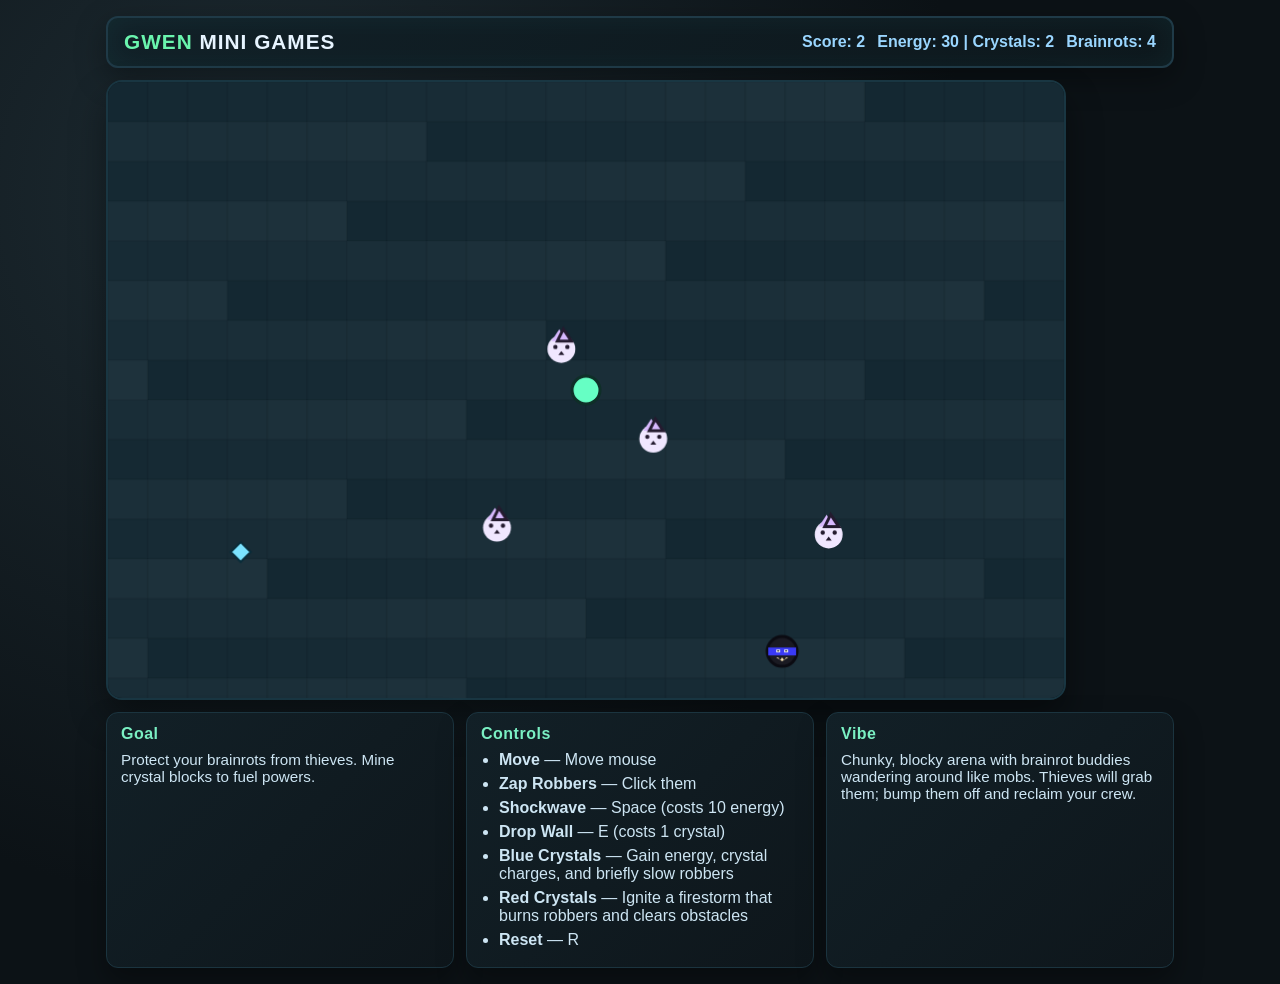
<file: index.html>
<!DOCTYPE html>
<html lang="en">
<head>
  <meta charset="UTF-8">
  <meta name="viewport" content="width=device-width, initial-scale=1.0">
  <title>Gwen Mini Games</title>
  <link rel="stylesheet" href="style.css">
</head>
<body>
  <div class="frame">
    <header class="hud-bar">
      <div class="title">
        <span class="accent">Gwen</span> Mini Games
      </div>
      <div class="metrics">
        <div id="score">Score: 0</div>
        <div id="energy">Energy: 0</div>
        <div id="brainrots">Brainrots: 0</div>
      </div>
    </header>

    <canvas id="game" width="960" height="620"></canvas>

    <section class="info">
      <div class="card">
        <h2>Goal</h2>
        <p>Protect your brainrots from thieves. Mine crystal blocks to fuel powers.</p>
      </div>
      <div class="card controls">
        <h2>Controls</h2>
        <ul>
          <li><strong>Move</strong> — Move mouse</li>
          <li><strong>Zap Robbers</strong> — Click them</li>
          <li><strong>Shockwave</strong> — Space (costs 10 energy)</li>
          <li><strong>Drop Wall</strong> — E (costs 1 crystal)</li>
          <li><strong>Blue Crystals</strong> — Gain energy, crystal charges, and briefly slow robbers</li>
          <li><strong>Red Crystals</strong> — Ignite a firestorm that burns robbers and clears obstacles</li>
          <li><strong>Reset</strong> — R</li>
        </ul>
      </div>
      <div class="card">
        <h2>Vibe</h2>
        <p>Chunky, blocky arena with brainrot buddies wandering around like mobs. Thieves will grab them; bump them off and reclaim your crew.</p>
      </div>
    </section>
  </div>

  <script src="main.js"></script>
</body>
</html>
</file>
<file: style.css>
* {
  box-sizing: border-box;
}

body {
  margin: 0;
  min-height: 100vh;
  display: flex;
  justify-content: center;
  background: radial-gradient(circle at 20% 20%, #1d2b32, #0c1216 55%);
  color: #e7f4ff;
  font-family: "Trebuchet MS", "Lucida Sans", "Segoe UI", sans-serif;
}

.frame {
  width: min(1100px, 95vw);
  padding: 16px;
  display: flex;
  flex-direction: column;
  gap: 12px;
}

.hud-bar {
  display: flex;
  align-items: center;
  justify-content: space-between;
  background: linear-gradient(135deg, #122027, #0e171c);
  border: 2px solid #1f3a47;
  border-radius: 12px;
  padding: 12px 16px;
  box-shadow: 0 10px 30px rgba(0, 0, 0, 0.35), inset 0 0 30px rgba(59, 255, 255, 0.05);
}

.title {
  font-weight: 800;
  letter-spacing: 1px;
  font-size: 1.3rem;
  text-transform: uppercase;
}

.accent {
  color: #6af5ae;
}

.metrics {
  display: flex;
  gap: 12px;
  font-weight: 700;
  color: #9ad6ff;
}

#game {
  width: 100%;
  height: auto;
  border-radius: 16px;
  border: 2px solid #193642;
  background: #0b151a;
  box-shadow: 0 18px 35px rgba(0, 0, 0, 0.4);
}

.info {
  display: grid;
  grid-template-columns: repeat(auto-fit, minmax(240px, 1fr));
  gap: 12px;
}

.card {
  background: linear-gradient(135deg, #122027, #0e161b);
  border: 1px solid #1b343f;
  border-radius: 12px;
  padding: 12px 14px;
  box-shadow: 0 14px 28px rgba(0, 0, 0, 0.35);
}

.card h2 {
  margin: 0 0 8px;
  font-size: 1rem;
  letter-spacing: 0.5px;
  color: #7af0c3;
}

.card p {
  margin: 0;
  color: #cde5f3;
  font-size: 0.95rem;
}

.controls ul {
  padding-left: 18px;
  margin: 0;
  color: #cde5f3;
}

.controls li {
  margin-bottom: 6px;
}

@media (max-width: 720px) {
  .metrics {
    flex-direction: column;
    align-items: flex-end;
  }

  .title {
    font-size: 1.1rem;
  }
}
</file>
